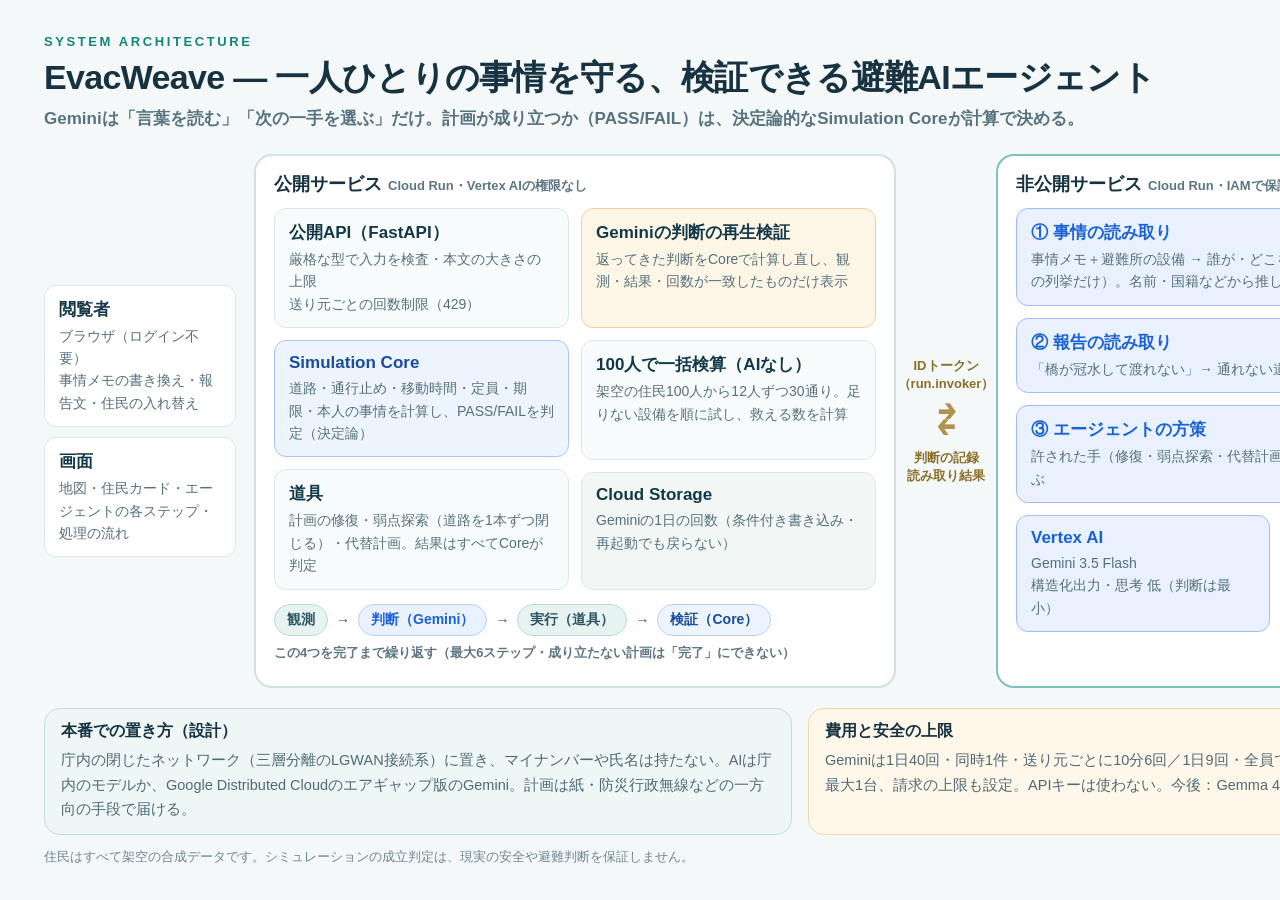
<file: docs/architecture/evacweave-architecture.html>
<!doctype html><html lang="ja"><head><meta charset="utf-8"><style>
*{box-sizing:border-box;margin:0;padding:0}
body{width:1600px;height:900px;font-family:"Noto Sans CJK JP","Noto Sans JP",sans-serif;background:#f4f8f8;color:#173240;padding:34px 44px;display:flex;flex-direction:column}
.eyebrow{font-size:13px;font-weight:900;letter-spacing:.2em;color:#128678}
h1{margin-top:6px;font-size:34px;font-weight:900;letter-spacing:-.02em}
.sub{margin-top:6px;font-size:17px;color:#58737e;font-weight:700}
.main{margin-top:24px;display:grid;grid-template-columns:210px 1fr 100px 560px;gap:0;align-items:stretch;flex:1}
.zone{border-radius:18px;padding:16px 18px 18px;position:relative}
.zone h2{font-size:18px;font-weight:900;margin-bottom:12px}
.zone h2 small{font-weight:700;color:#5d7682;margin-left:6px;font-size:13px}
.public{background:#fff;border:2px solid #cfe3e1}
.private{background:#fff;border:2px solid #7cc4b8}
.user{display:flex;flex-direction:column;justify-content:center;gap:10px;padding-right:18px}
.box{border-radius:12px;padding:12px 14px;border:1px solid #dbe7ea;background:#f8fbfb}
.box b{display:block;font-size:17px;font-weight:900;color:#143848}
.box span{display:block;margin-top:4px;font-size:14px;line-height:1.6;color:#55707b}
.box.core{background:#eef4fd;border-color:#a9c4ee}
.box.core b{color:#1a4c9c}
.box.ai{background:#eaf1fe;border-color:#9fbdf2}
.box.ai b{color:#1a62d6}
.box.verify{background:#fdf6e6;border-color:#ecd39b}
.box.store{background:#f2f7f6}
.grid2{display:grid;grid-template-columns:1fr 1fr;gap:12px}
.stack{display:grid;gap:12px}
.arrow{display:flex;flex-direction:column;align-items:center;justify-content:center;gap:8px;padding:0 6px;color:#8a6f2a;font-size:13px;font-weight:900;text-align:center;line-height:1.4}
.arrow i{font-style:normal;font-size:40px;color:#ad934c;line-height:1}
.flow{margin-top:14px;display:flex;flex-wrap:wrap;align-items:center;gap:8px;font-size:14px;font-weight:800;color:#2b5361}
.flow span{flex-basis:100%;font-size:13px;color:#5d7682}
.flow em{font-style:normal;white-space:nowrap;padding:6px 12px;border-radius:999px;background:#e6f3f1;border:1px solid #b9ddd6}
.flow .ai{background:#eaf1fe;border-color:#bcd0f5;color:#1a62d6}
.flow .core{background:#eef4fd;border-color:#bcd0f5;color:#1a4c9c}
.bottom{margin-top:20px;display:grid;grid-template-columns:1fr 1fr;gap:16px}
.band{border-radius:16px;padding:12px 16px;background:#fff8ea;border:1px solid #efd9a8}
.band.prod{background:#eef7f5;border-color:#bfe0d8}
.band h3{font-size:16px;font-weight:900;margin-bottom:6px}
.band p{font-size:14.5px;line-height:1.7;color:#4f6a74}
.foot{margin-top:14px;display:flex;justify-content:space-between;font-size:12.5px;color:#6d8792}
.user .box{background:#fff}
</style></head><body>
<p class="eyebrow">SYSTEM ARCHITECTURE</p>
<h1>EvacWeave — 一人ひとりの事情を守る、検証できる避難AIエージェント</h1>
<p class="sub">Geminiは「言葉を読む」「次の一手を選ぶ」だけ。計画が成り立つか（PASS/FAIL）は、決定論的なSimulation Coreが計算で決める。</p>
<div class="main">
  <div class="user">
    <div class="box"><b>閲覧者</b><span>ブラウザ（ログイン不要）<br>事情メモの書き換え・報告文・住民の入れ替え</span></div>
    <div class="box"><b>画面</b><span>地図・住民カード・エージェントの各ステップ・処理の流れ</span></div>
  </div>
  <div class="zone public">
    <h2>公開サービス<small>Cloud Run・Vertex AIの権限なし</small></h2>
    <div class="grid2">
      <div class="stack">
        <div class="box"><b>公開API（FastAPI）</b><span>厳格な型で入力を検査・本文の大きさの上限<br>送り元ごとの回数制限（429）</span></div>
        <div class="box core"><b>Simulation Core</b><span>道路・通行止め・移動時間・定員・期限・本人の事情を計算し、PASS/FAILを判定（決定論）</span></div>
        <div class="box"><b>道具</b><span>計画の修復・弱点探索（道路を1本ずつ閉じる）・代替計画。結果はすべてCoreが判定</span></div>
      </div>
      <div class="stack">
        <div class="box verify"><b>Geminiの判断の再生検証</b><span>返ってきた判断をCoreで計算し直し、観測・結果・回数が一致したものだけ表示</span></div>
        <div class="box"><b>100人で一括検算（AIなし）</b><span>架空の住民100人から12人ずつ30通り。足りない設備を順に試し、救える数を計算</span></div>
        <div class="box store"><b>Cloud Storage</b><span>Geminiの1日の回数（条件付き書き込み・再起動でも戻らない）</span></div>
      </div>
    </div>
    <div class="flow"><em>観測</em>→<em class="ai">判断（Gemini）</em>→<em>実行（道具）</em>→<em class="core">検証（Core）</em><span>この4つを完了まで繰り返す（最大6ステップ・成り立たない計画は「完了」にできない）</span></div>
  </div>
  <div class="arrow"><span>IDトークン<br>（run.invoker）</span><i>⇄</i><span>判断の記録<br>読み取り結果</span></div>
  <div class="zone private">
    <h2>非公開サービス<small>Cloud Run・IAMで保護</small></h2>
    <div class="stack">
      <div class="box ai"><b>① 事情の読み取り</b><span>事情メモ＋避難所の設備 → 誰が・どこを・どの理由で避けるか（9つの理由の列挙だけ）。名前・国籍などから推し量らない</span></div>
      <div class="box ai"><b>② 報告の読み取り</b><span>「橋が冠水して渡れない」→ 通れない道路（その町の道路の列挙だけ）</span></div>
      <div class="box ai"><b>③ エージェントの方策</b><span>許された手（修復・弱点探索・代替計画・完了・人へ引き継ぎ）から1つを選ぶ</span></div>
      <div class="grid2">
        <div class="box ai"><b>Vertex AI</b><span>Gemini 3.5 Flash<br>構造化出力・思考 低（判断は最小）</span></div>
        <div class="box"><b>Cloud Logging</b><span>目的・時間・失敗の種類。メモの本文は残さない</span></div>
      </div>
    </div>
  </div>
</div>
<div class="bottom">
  <div class="band prod"><h3>本番での置き方（設計）</h3><p>庁内の閉じたネットワーク（三層分離のLGWAN接続系）に置き、マイナンバーや氏名は持たない。AIは庁内のモデルか、Google Distributed Cloudのエアギャップ版のGemini。計画は紙・防災行政無線などの一方向の手段で届ける。</p></div>
  <div class="band"><h3>費用と安全の上限</h3><p>Geminiは1日40回・同時1件・送り元ごとに10分6回／1日9回・全員で1時間15回。Cloud Runは最小0台・最大1台、請求の上限も設定。APIキーは使わない。今後：Gemma 4の追加学習（未接続）。</p></div>
</div>
<div class="foot"><span>住民はすべて架空の合成データです。シミュレーションの成立判定は、現実の安全や避難判断を保証しません。</span><span>EvacWeave / Google Cloud</span></div>
</body></html>
</file>
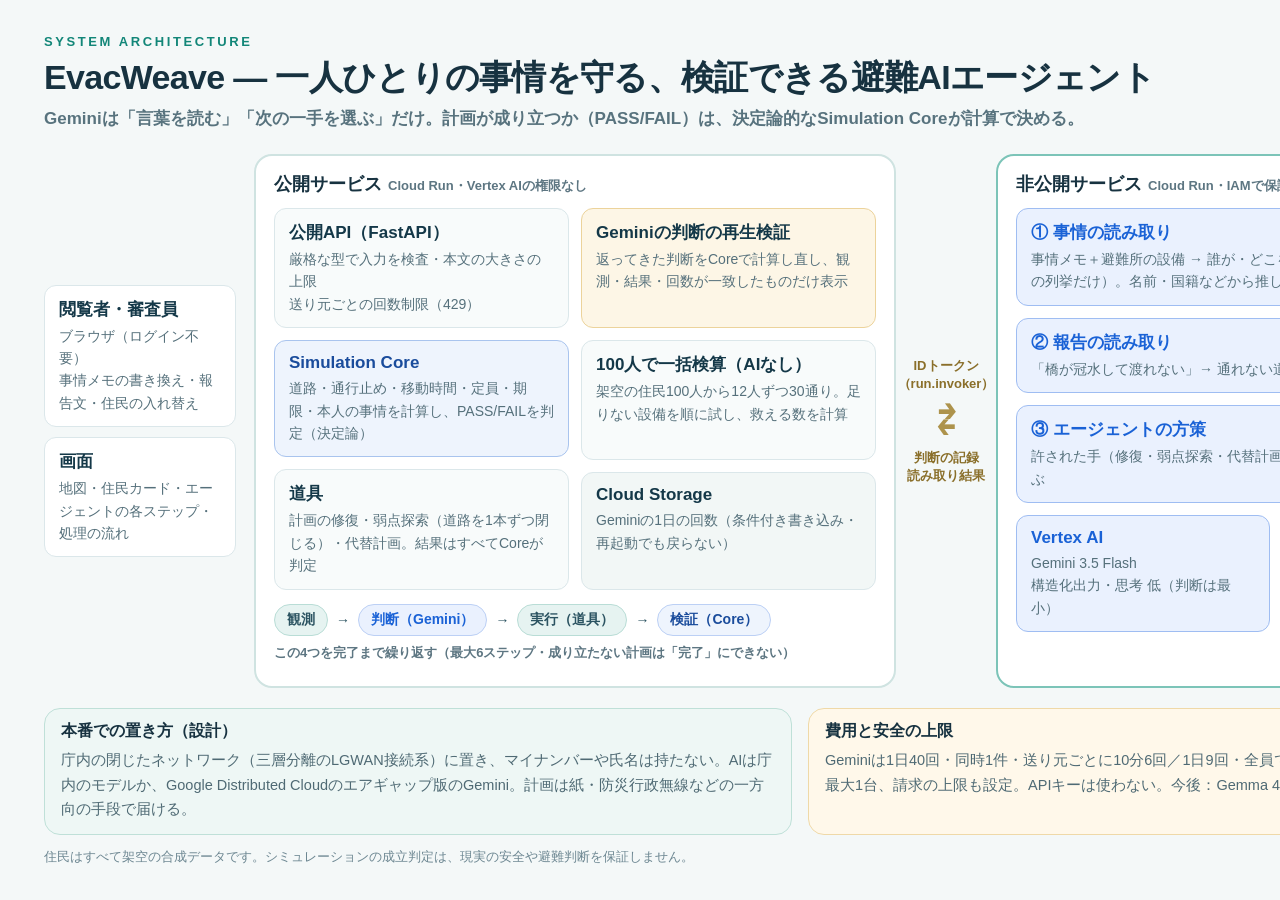
<file: submission/architecture/evacweave-architecture.html>
<!doctype html><html lang="ja"><head><meta charset="utf-8"><style>
*{box-sizing:border-box;margin:0;padding:0}
body{width:1600px;height:900px;font-family:"Noto Sans CJK JP","Noto Sans JP",sans-serif;background:#f4f8f8;color:#173240;padding:34px 44px;display:flex;flex-direction:column}
.eyebrow{font-size:13px;font-weight:900;letter-spacing:.2em;color:#128678}
h1{margin-top:6px;font-size:34px;font-weight:900;letter-spacing:-.02em}
.sub{margin-top:6px;font-size:17px;color:#58737e;font-weight:700}
.main{margin-top:24px;display:grid;grid-template-columns:210px 1fr 100px 560px;gap:0;align-items:stretch;flex:1}
.zone{border-radius:18px;padding:16px 18px 18px;position:relative}
.zone h2{font-size:18px;font-weight:900;margin-bottom:12px}
.zone h2 small{font-weight:700;color:#5d7682;margin-left:6px;font-size:13px}
.public{background:#fff;border:2px solid #cfe3e1}
.private{background:#fff;border:2px solid #7cc4b8}
.user{display:flex;flex-direction:column;justify-content:center;gap:10px;padding-right:18px}
.box{border-radius:12px;padding:12px 14px;border:1px solid #dbe7ea;background:#f8fbfb}
.box b{display:block;font-size:17px;font-weight:900;color:#143848}
.box span{display:block;margin-top:4px;font-size:14px;line-height:1.6;color:#55707b}
.box.core{background:#eef4fd;border-color:#a9c4ee}
.box.core b{color:#1a4c9c}
.box.ai{background:#eaf1fe;border-color:#9fbdf2}
.box.ai b{color:#1a62d6}
.box.verify{background:#fdf6e6;border-color:#ecd39b}
.box.store{background:#f2f7f6}
.grid2{display:grid;grid-template-columns:1fr 1fr;gap:12px}
.stack{display:grid;gap:12px}
.arrow{display:flex;flex-direction:column;align-items:center;justify-content:center;gap:8px;padding:0 6px;color:#8a6f2a;font-size:13px;font-weight:900;text-align:center;line-height:1.4}
.arrow i{font-style:normal;font-size:40px;color:#ad934c;line-height:1}
.flow{margin-top:14px;display:flex;flex-wrap:wrap;align-items:center;gap:8px;font-size:14px;font-weight:800;color:#2b5361}
.flow span{flex-basis:100%;font-size:13px;color:#5d7682}
.flow em{font-style:normal;white-space:nowrap;padding:6px 12px;border-radius:999px;background:#e6f3f1;border:1px solid #b9ddd6}
.flow .ai{background:#eaf1fe;border-color:#bcd0f5;color:#1a62d6}
.flow .core{background:#eef4fd;border-color:#bcd0f5;color:#1a4c9c}
.bottom{margin-top:20px;display:grid;grid-template-columns:1fr 1fr;gap:16px}
.band{border-radius:16px;padding:12px 16px;background:#fff8ea;border:1px solid #efd9a8}
.band.prod{background:#eef7f5;border-color:#bfe0d8}
.band h3{font-size:16px;font-weight:900;margin-bottom:6px}
.band p{font-size:14.5px;line-height:1.7;color:#4f6a74}
.foot{margin-top:14px;display:flex;justify-content:space-between;font-size:12.5px;color:#6d8792}
.user .box{background:#fff}
</style></head><body>
<p class="eyebrow">SYSTEM ARCHITECTURE</p>
<h1>EvacWeave — 一人ひとりの事情を守る、検証できる避難AIエージェント</h1>
<p class="sub">Geminiは「言葉を読む」「次の一手を選ぶ」だけ。計画が成り立つか（PASS/FAIL）は、決定論的なSimulation Coreが計算で決める。</p>
<div class="main">
  <div class="user">
    <div class="box"><b>閲覧者・審査員</b><span>ブラウザ（ログイン不要）<br>事情メモの書き換え・報告文・住民の入れ替え</span></div>
    <div class="box"><b>画面</b><span>地図・住民カード・エージェントの各ステップ・処理の流れ</span></div>
  </div>
  <div class="zone public">
    <h2>公開サービス<small>Cloud Run・Vertex AIの権限なし</small></h2>
    <div class="grid2">
      <div class="stack">
        <div class="box"><b>公開API（FastAPI）</b><span>厳格な型で入力を検査・本文の大きさの上限<br>送り元ごとの回数制限（429）</span></div>
        <div class="box core"><b>Simulation Core</b><span>道路・通行止め・移動時間・定員・期限・本人の事情を計算し、PASS/FAILを判定（決定論）</span></div>
        <div class="box"><b>道具</b><span>計画の修復・弱点探索（道路を1本ずつ閉じる）・代替計画。結果はすべてCoreが判定</span></div>
      </div>
      <div class="stack">
        <div class="box verify"><b>Geminiの判断の再生検証</b><span>返ってきた判断をCoreで計算し直し、観測・結果・回数が一致したものだけ表示</span></div>
        <div class="box"><b>100人で一括検算（AIなし）</b><span>架空の住民100人から12人ずつ30通り。足りない設備を順に試し、救える数を計算</span></div>
        <div class="box store"><b>Cloud Storage</b><span>Geminiの1日の回数（条件付き書き込み・再起動でも戻らない）</span></div>
      </div>
    </div>
    <div class="flow"><em>観測</em>→<em class="ai">判断（Gemini）</em>→<em>実行（道具）</em>→<em class="core">検証（Core）</em><span>この4つを完了まで繰り返す（最大6ステップ・成り立たない計画は「完了」にできない）</span></div>
  </div>
  <div class="arrow"><span>IDトークン<br>（run.invoker）</span><i>⇄</i><span>判断の記録<br>読み取り結果</span></div>
  <div class="zone private">
    <h2>非公開サービス<small>Cloud Run・IAMで保護</small></h2>
    <div class="stack">
      <div class="box ai"><b>① 事情の読み取り</b><span>事情メモ＋避難所の設備 → 誰が・どこを・どの理由で避けるか（9つの理由の列挙だけ）。名前・国籍などから推し量らない</span></div>
      <div class="box ai"><b>② 報告の読み取り</b><span>「橋が冠水して渡れない」→ 通れない道路（その町の道路の列挙だけ）</span></div>
      <div class="box ai"><b>③ エージェントの方策</b><span>許された手（修復・弱点探索・代替計画・完了・人へ引き継ぎ）から1つを選ぶ</span></div>
      <div class="grid2">
        <div class="box ai"><b>Vertex AI</b><span>Gemini 3.5 Flash<br>構造化出力・思考 低（判断は最小）</span></div>
        <div class="box"><b>Cloud Logging</b><span>目的・時間・失敗の種類。メモの本文は残さない</span></div>
      </div>
    </div>
  </div>
</div>
<div class="bottom">
  <div class="band prod"><h3>本番での置き方（設計）</h3><p>庁内の閉じたネットワーク（三層分離のLGWAN接続系）に置き、マイナンバーや氏名は持たない。AIは庁内のモデルか、Google Distributed Cloudのエアギャップ版のGemini。計画は紙・防災行政無線などの一方向の手段で届ける。</p></div>
  <div class="band"><h3>費用と安全の上限</h3><p>Geminiは1日40回・同時1件・送り元ごとに10分6回／1日9回・全員で1時間15回。Cloud Runは最小0台・最大1台、請求の上限も設定。APIキーは使わない。今後：Gemma 4の追加学習（未接続）。</p></div>
</div>
<div class="foot"><span>住民はすべて架空の合成データです。シミュレーションの成立判定は、現実の安全や避難判断を保証しません。</span><span>EvacWeave / Google Cloud</span></div>
</body></html>
</file>
